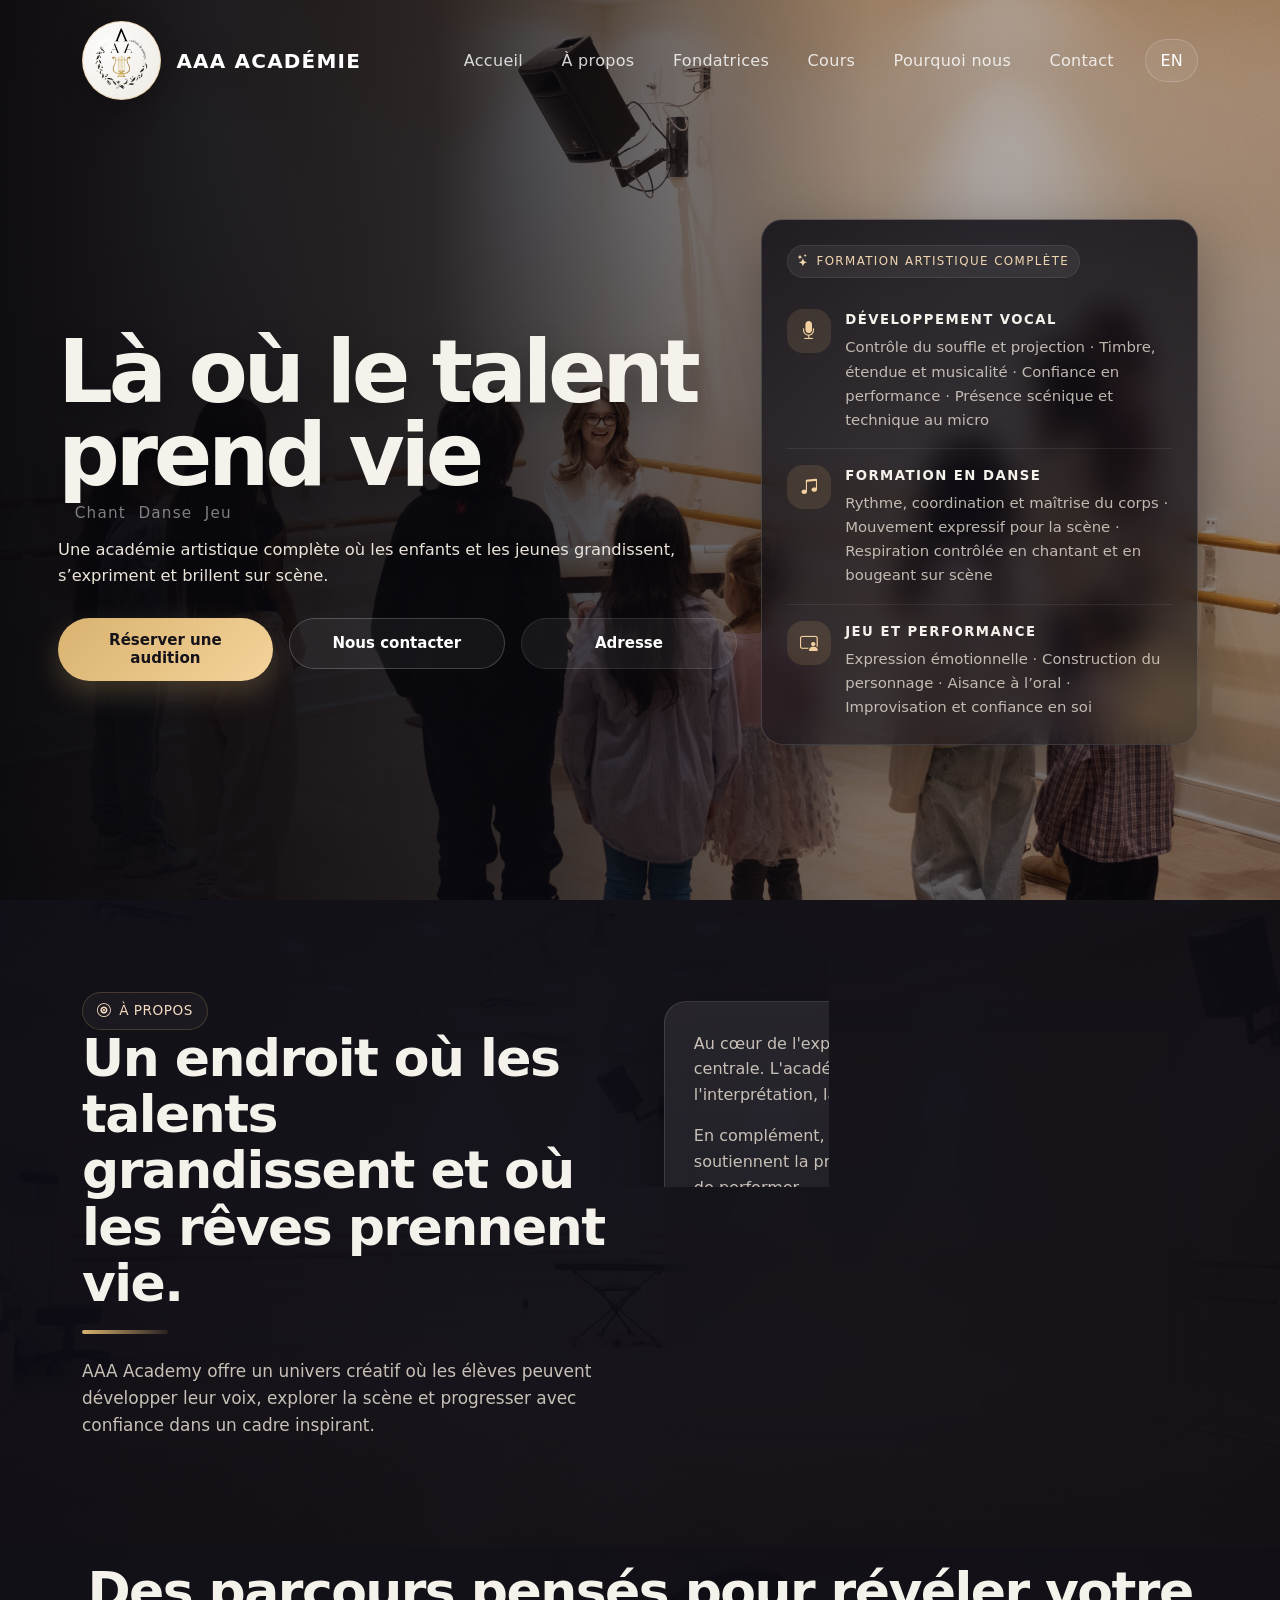
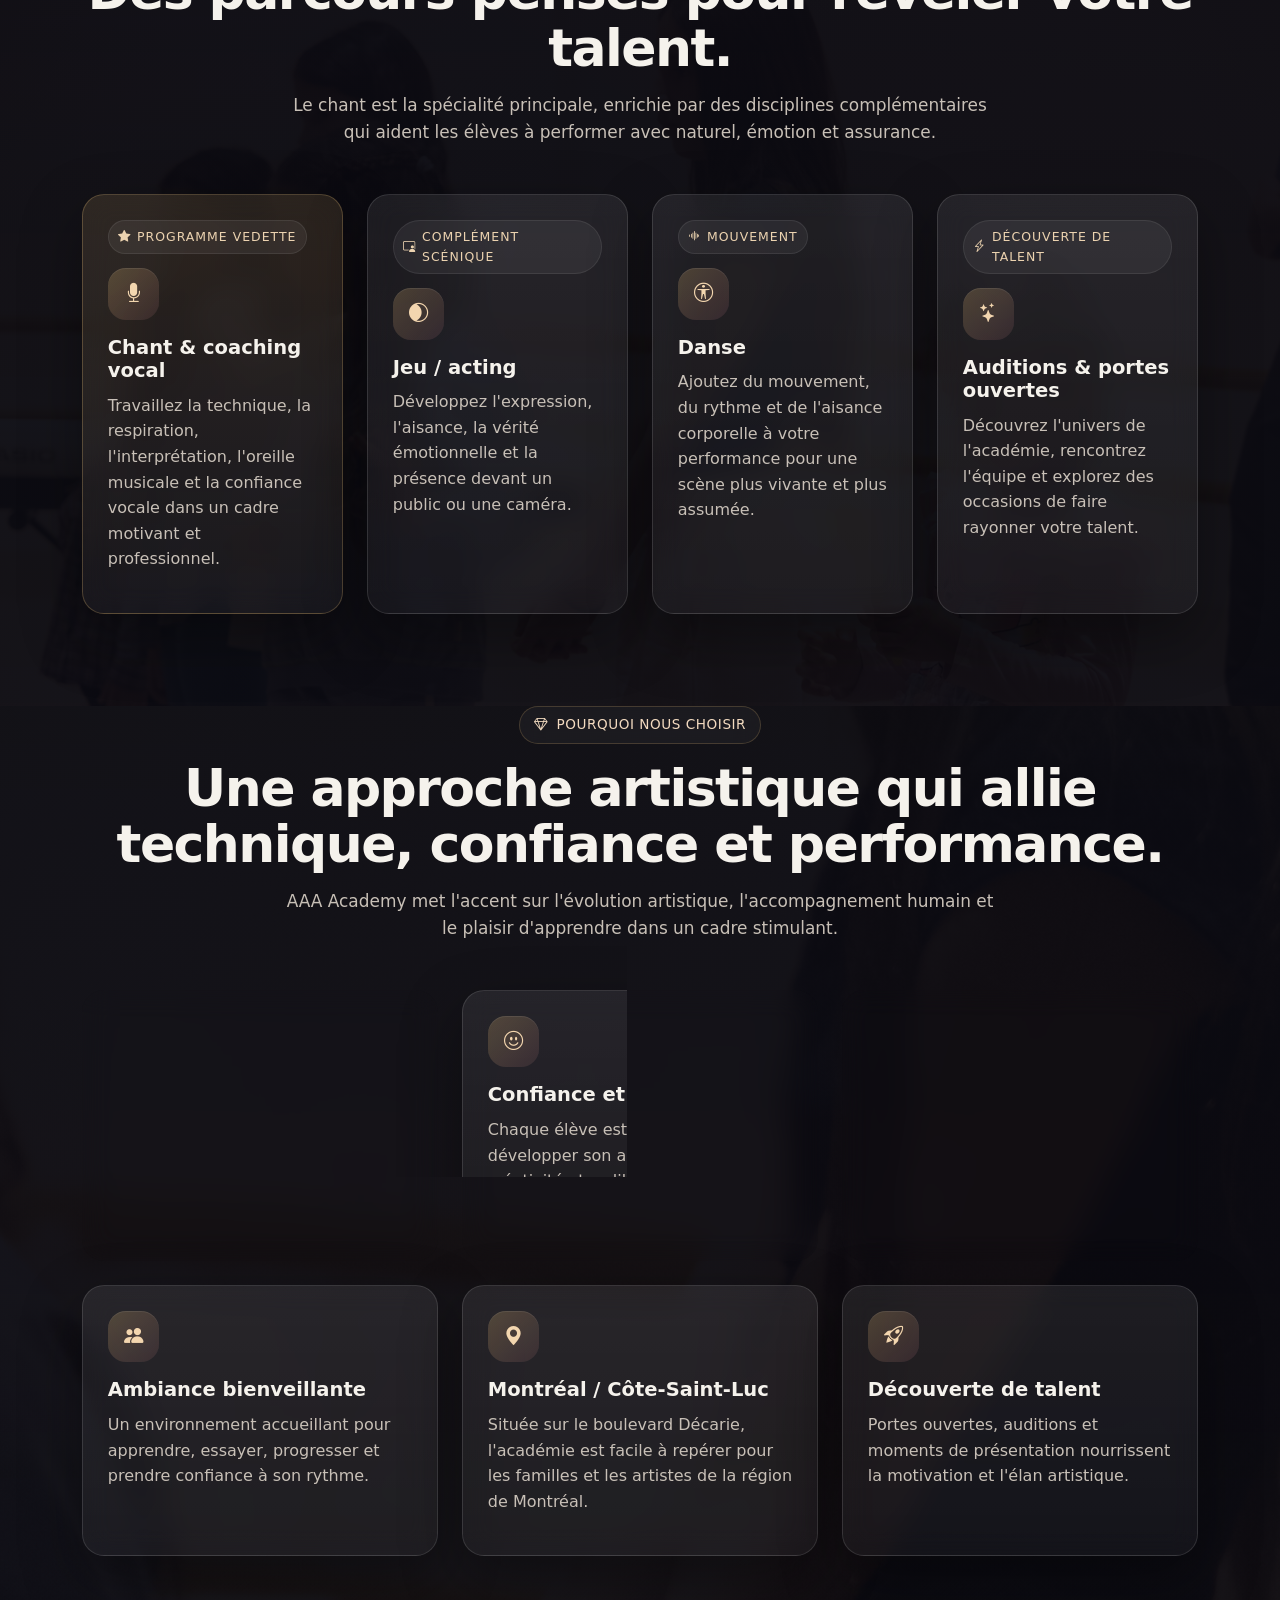
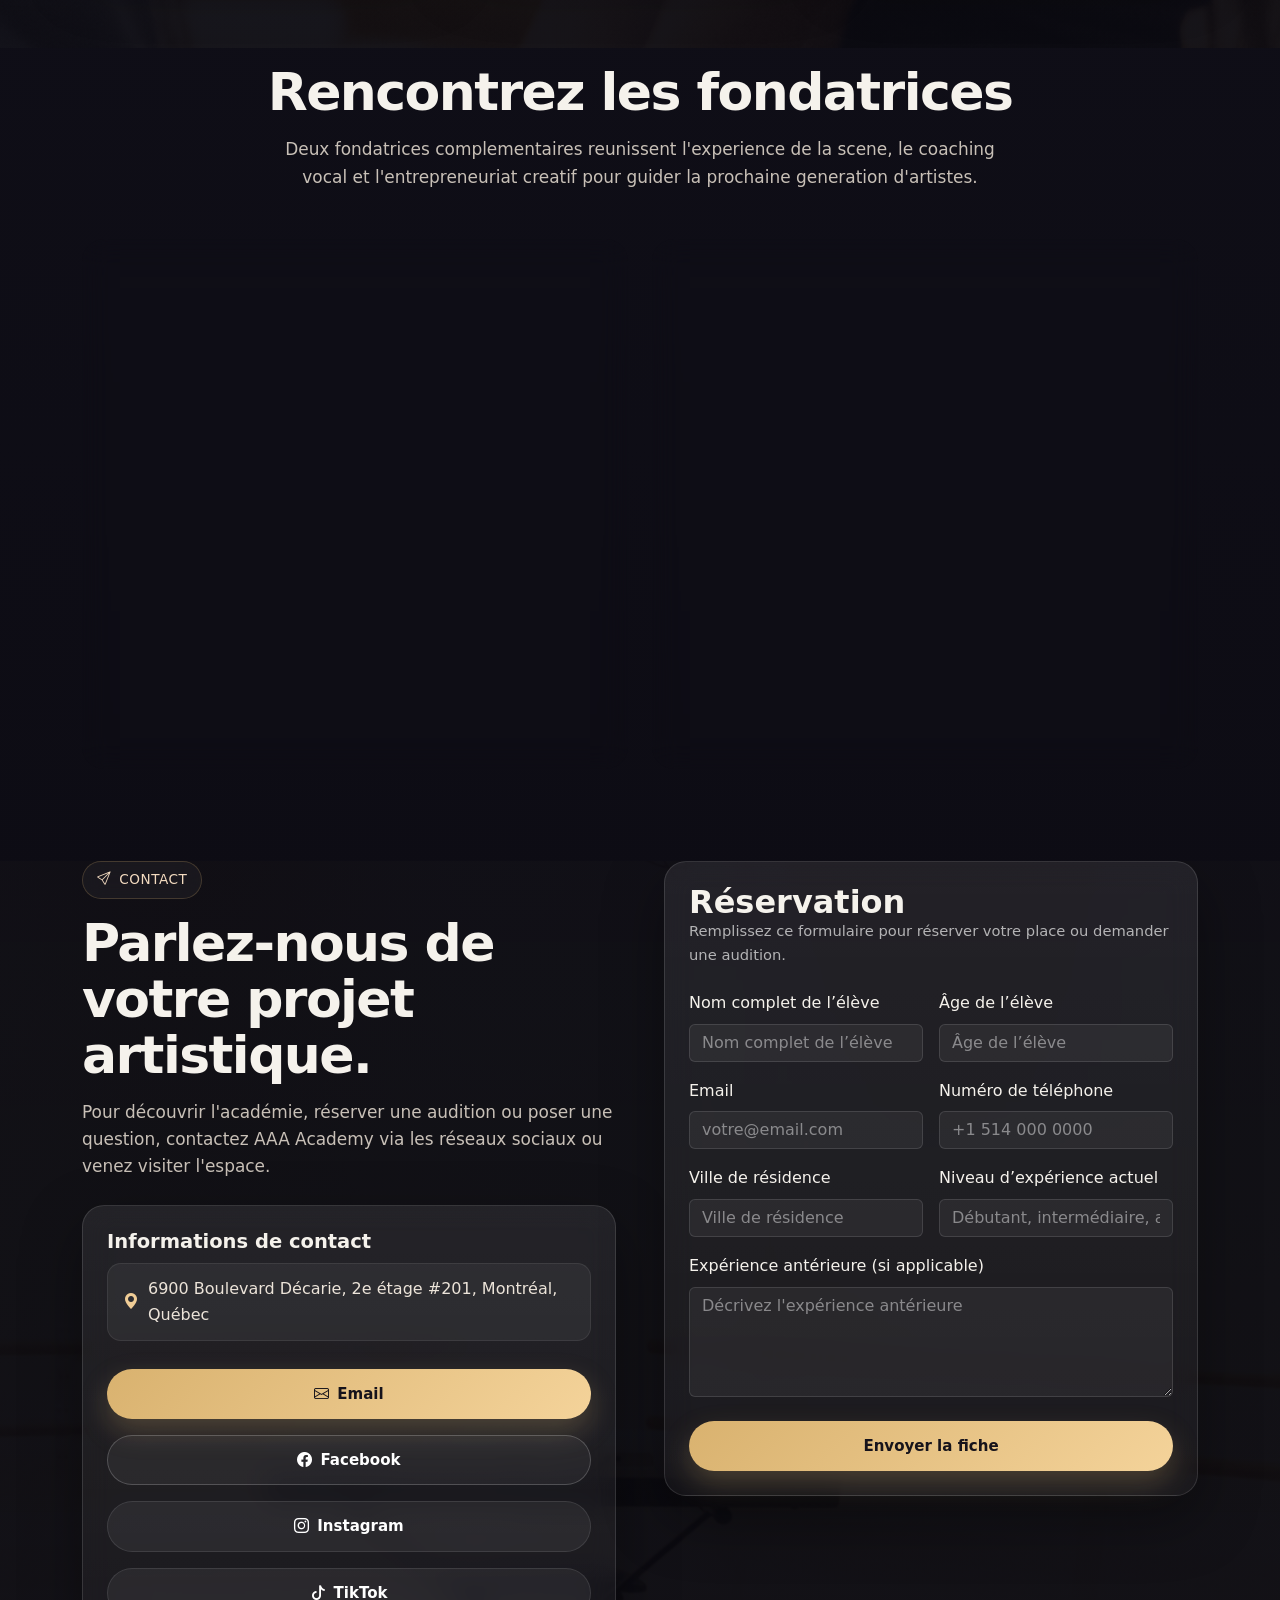
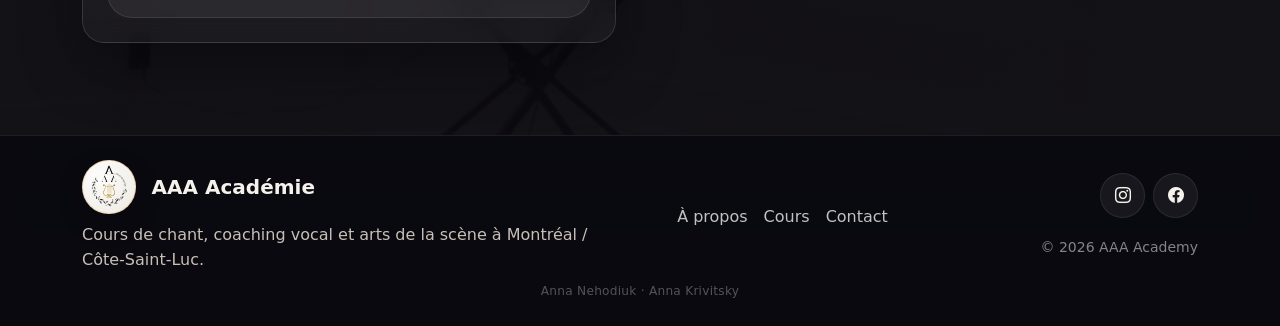
<file: index.html>
<!DOCTYPE html>
<html lang="fr">
<head>
  <meta charset="UTF-8" />
  <meta name="viewport" content="width=device-width, initial-scale=1" />
  <title>AAA Academy | Cours de chant à Montréal | Singing Classes &amp; Performing Arts</title>
  <meta name="description" content="AAA Academy à Montréal / Côte-Saint-Luc propose des cours de chant, du coaching vocal et des programmes d'arts de la scène avec chant, jeu et danse. AAA Academy in Montreal offers singing classes, vocal coaching, and performing arts training." />
  <meta name="keywords" content="cours de chant Montréal, école de chant Montréal, coaching vocal Montréal, académie de chant Montréal, singing classes Montreal, vocal coaching Montreal, singing school Montreal, performing arts school Montreal, acting and singing classes Montreal, music academy Montreal" />
  <meta name="robots" content="index, follow" />
  <meta name="author" content="AAA Academy" />
  <meta name="theme-color" content="#0e0d14" />

  <link rel="canonical" href="https://aaaacademy.ca/" />

  <!-- Hreflang: site is bilingual FR / EN, default FR (Quebec) -->
  <link rel="alternate" hreflang="fr-CA" href="https://aaaacademy.ca/" />
  <link rel="alternate" hreflang="en-CA" href="https://aaaacademy.ca/" />
  <link rel="alternate" hreflang="x-default" href="https://aaaacademy.ca/" />

  <!-- Geo (local SEO: Montréal / Côte-Saint-Luc) -->
  <meta name="geo.region" content="CA-QC" />
  <meta name="geo.placename" content="Montréal" />
  <meta name="geo.position" content="45.4719;-73.6443" />
  <meta name="ICBM" content="45.4719, -73.6443" />

  <!-- Open Graph / Twitter -->
  <meta property="og:type" content="website" />
  <meta property="og:title" content="AAA Academy | Cours de chant à Montréal | Singing Classes &amp; Performing Arts" />
  <meta property="og:description" content="Cours de chant, coaching vocal et arts de la scène à Montréal / Côte-Saint-Luc. Singing classes, vocal coaching, and performing arts training in Montreal." />
  <meta property="og:url" content="https://aaaacademy.ca/" />
  <meta property="og:site_name" content="AAA Academy" />
  <meta property="og:locale" content="fr_CA" />
  <meta property="og:locale:alternate" content="en_CA" />
  <meta property="og:image" content="https://aaaacademy.ca/assets/img/og-cover.jpg" />
  <meta property="og:image:width" content="1200" />
  <meta property="og:image:height" content="630" />
  <meta name="twitter:card" content="summary_large_image" />
  <meta name="twitter:title" content="AAA Academy | Singing Classes &amp; Performing Arts" />
  <meta name="twitter:description" content="Cours de chant à Montréal. Singing classes and performing arts in Montreal." />
  <meta name="twitter:image" content="https://aaaacademy.ca/assets/img/og-cover.jpg" />

  <!-- Favicons -->
  <link rel="icon" type="image/svg+xml" href="assets/icons/favicon.svg" />
  <link rel="apple-touch-icon" href="assets/icons/favicon.svg" />

  <!-- Preconnect + Bootstrap (CDN) -->
  <link rel="preconnect" href="https://cdn.jsdelivr.net" crossorigin />
  <link href="https://cdn.jsdelivr.net/npm/bootstrap@5.3.3/dist/css/bootstrap.min.css" rel="stylesheet" />
  <link href="https://cdn.jsdelivr.net/npm/bootstrap-icons@1.11.3/font/bootstrap-icons.css" rel="stylesheet" />

  <!-- Site styles -->
  <link rel="stylesheet" href="assets/css/styles.css" />

  <!-- Preload hero -->
  <link rel="preload" as="image" href="assets/img/hero.jpg" fetchpriority="high" />

  <!-- Structured data: organization, school, founders -->
  <script type="application/ld+json">
  {
    "@context": "https://schema.org",
    "@type": ["EducationalOrganization", "PerformingArtsTheater"],
    "@id": "https://aaaacademy.ca/#organization",
    "name": "AAA Academy",
    "alternateName": ["AAA Académie", "AAA Académie de musique"],
    "description": "Cours de chant, coaching vocal et arts de la scène (chant, jeu, danse) à Montréal / Côte-Saint-Luc. Singing classes, vocal coaching, and performing arts training in Montreal.",
    "url": "https://aaaacademy.ca/",
    "logo": "https://aaaacademy.ca/assets/icons/favicon.svg",
    "image": "https://aaaacademy.ca/assets/img/og-cover.jpg",
    "email": "aaacademy2025@hotmail.com",
    "inLanguage": ["fr-CA", "en-CA"],
    "knowsLanguage": ["fr", "en", "uk", "ru"],
    "address": {
      "@type": "PostalAddress",
      "streetAddress": "6900 Boulevard Décarie, 2e étage",
      "addressLocality": "Montréal",
      "addressRegion": "QC",
      "postalCode": "H3X 2T8",
      "addressCountry": "CA"
    },
    "geo": {
      "@type": "GeoCoordinates",
      "latitude": 45.4719,
      "longitude": -73.6443
    },
    "areaServed": [
      { "@type": "City", "name": "Montréal" },
      { "@type": "City", "name": "Côte-Saint-Luc" },
      { "@type": "AdministrativeArea", "name": "Greater Montreal" }
    ],
    "founder": [
      {
        "@type": "Person",
        "name": "Anna Krivitsky",
        "jobTitle": "Co-founder",
        "image": "https://aaaacademy.ca/assets/img/founder-anna-krivitsky.jpg",
        "sameAs": "https://www.linkedin.com/in/anna-krivitsky-4a0407157/"
      },
      {
        "@type": "Person",
        "name": "Anna Nehodiuk",
        "alternateName": "NEGODA",
        "jobTitle": "Co-founder, Vocal Coach",
        "image": "https://aaaacademy.ca/assets/img/founder-negoda.jpg",
        "sameAs": "https://www.linkedin.com/in/anna-nehodiuk-99154222a/"
      }
    ],
    "sameAs": [
      "https://www.instagram.com/aaa_academie",
      "https://www.facebook.com/share/1DHLQGUkPt/",
      "https://www.tiktok.com/@aaa_academie"
    ]
  }
  </script>

  <!-- Structured data: WebSite (helps Google show sitelinks) -->
  <script type="application/ld+json">
  {
    "@context": "https://schema.org",
    "@type": "WebSite",
    "@id": "https://aaaacademy.ca/#website",
    "url": "https://aaaacademy.ca/",
    "name": "AAA Academy",
    "inLanguage": ["fr-CA", "en-CA"],
    "publisher": { "@id": "https://aaaacademy.ca/#organization" }
  }
  </script>
</head>
<body>
  <nav id="mainNav" class="navbar navbar-expand-lg fixed-top" aria-label="Navigation principale">
    <div class="container">
      <a class="navbar-brand d-flex align-items-center" href="#home" aria-label="AAA Academy home">
        <span class="brand-mark"><img src="assets/icons/logo.svg" alt="AAA Academy logo" /></span>
        <span data-i18n="brand_name">AAA Académie</span>
      </a>
      <button class="navbar-toggler border-0 shadow-none text-white" type="button" data-bs-toggle="collapse" data-bs-target="#navbarMenu" aria-controls="navbarMenu" aria-expanded="false" aria-label="Toggle navigation">
        <i class="bi bi-list fs-2"></i>
      </button>
      <div class="collapse navbar-collapse" id="navbarMenu">
        <ul class="navbar-nav ms-auto align-items-lg-center gap-lg-2 mb-3 mb-lg-0">
          <li class="nav-item"><a class="nav-link" href="#home" data-i18n="nav_home">Accueil</a></li>
          <li class="nav-item"><a class="nav-link" href="#about" data-i18n="nav_about">À propos</a></li>
          <li class="nav-item"><a class="nav-link" href="#founders" data-i18n="nav_founders">Founders</a></li>
          <li class="nav-item"><a class="nav-link" href="#programs" data-i18n="nav_programs">Cours</a></li>
          <li class="nav-item"><a class="nav-link" href="#why-us" data-i18n="nav_why">Pourquoi nous</a></li>
          <li class="nav-item"><a class="nav-link" href="#contact" data-i18n="nav_contact">Contact</a></li>
        </ul>
        <button id="langToggle" class="lang-toggle ms-lg-3" type="button" aria-label="Switch language">
          <span data-i18n="lang_button">EN</span>
        </button>
      </div>
    </div>
  </nav>

  <header id="home" class="hero">
    <div class="hero-media" aria-hidden="true">
      <img fetchpriority="high" decoding="async" src="assets/img/hero.jpg" alt="AAA Academy — performance" width="2400" height="1600" />
    </div>
    <div class="hero-overlay" aria-hidden="true"></div>
    <div class="container position-relative">
      <div class="row align-items-center g-4 g-xl-5">
        <div class="col-lg-7 hero-copy fade-up">
          <h1 data-i18n="hero_title">Where talent comes to life</h1>
          <div class="hero-subskills" data-i18n="hero_subskills">Singing Dancing Acting</div>
          <p class="lead" data-i18n="hero_text">
            Triple Threat Academy: A creative space where children and young adults grow, express themselves and shine on stage.
          </p>
          <div class="d-flex flex-column flex-sm-row gap-3 align-items-stretch align-items-sm-start">
            <a href="#contactForm" class="btn btn-brand" data-i18n="hero_cta_primary">Réserver une audition</a>
            <a href="#contact-info" class="btn btn-outline-brand hero-cta-secondary" data-i18n="hero_cta_secondary">Nous contacter</a>
            <a href="https://www.google.com/maps/search/?api=1&query=6900%20Boulevard%20D%C3%A9carie%2C%202e%20%C3%A9tage%20%23201%2C%20Montr%C3%A9al%2C%20Qu%C3%A9bec" target="_blank" rel="noopener noreferrer" class="btn btn-soft" data-i18n="hero_cta_location">Location</a>
          </div>
        </div>
        <div class="col-lg-5 fade-up">
          <div class="hero-card">
            <div class="mini-label"><i class="bi bi-stars"></i><span data-i18n="hero_panel_label">Triple Threat Training</span></div>
            <div class="hero-stat">
              <div class="hero-stat-icon"><i class="bi bi-mic-fill"></i></div>
              <div>
                <div class="hero-stat-title" data-i18n="hero_panel_title_1">VOCAL DEVELOPMENT</div>
                <p class="hero-stat-text" data-i18n="hero_panel_text_1">Breath control &amp; projection · Tone, range, and musicality · Performance confidence · Stage presence &amp; mic technique</p>
              </div>
            </div>
            <div class="hero-stat">
              <div class="hero-stat-icon"><i class="bi bi-music-note-beamed"></i></div>
              <div>
                <div class="hero-stat-title" data-i18n="hero_panel_title_2">DANCE TRAINING</div>
                <p class="hero-stat-text" data-i18n="hero_panel_text_2">Rhythm, coordination, and body control · Expressive movement for performance · Controlled breathing while singing and moving on stage</p>
              </div>
            </div>
            <div class="hero-stat">
              <div class="hero-stat-icon"><i class="bi bi-person-video3"></i></div>
              <div>
                <div class="hero-stat-title" data-i18n="hero_panel_title_3">ACTING &amp; PERFORMANCE</div>
                <p class="hero-stat-text" data-i18n="hero_panel_text_3">Emotional expression · Character development · Public speaking skills · Improvisation &amp; confidence building</p>
              </div>
            </div>
          </div>
        </div>
      </div>
    </div>
  </header>

  <main>
    <section id="about" class="section-padding photo-section about-photo-section">
      <div class="container">
        <div class="row align-items-center g-4 g-xl-5">
          <div class="col-lg-6 fade-up">
            <span class="section-tag"><i class="bi bi-vinyl"></i><span data-i18n="about_tag">À propos</span></span>
            <h2 class="section-title" data-i18n="about_title">Un endroit où les talents grandissent et où les rêves prennent vie.</h2>
            <div class="glow-line"></div>
            <p class="section-subtitle" data-i18n="about_subtitle">
              AAA Academy offre un univers créatif où les élèves peuvent développer leur voix, explorer la scène et progresser avec confiance dans un cadre inspirant.
            </p>
          </div>
          <div class="col-lg-6 fade-up">
            <div class="glass-card about-panel">
              <p data-i18n="about_p1">
                Au cœur de l'expérience, le chant occupe une place centrale. L'académie met l'accent sur le coaching vocal, l'interprétation, la musicalité et l'expression personnelle.
              </p>
              <p data-i18n="about_p2">
                En complément, des disciplines comme le jeu et la danse soutiennent la présence scénique, la confiance et le plaisir de performer.
              </p>
              <p class="mb-0" data-i18n="about_p3">
                Que vous débutiez ou que vous souhaitiez développer votre potentiel artistique, AAA Academy vous accueille dans une atmosphère chaleureuse, ambitieuse et créative.
              </p>
              <ul class="feature-list">
                <li><i class="bi bi-check-circle-fill"></i><span data-i18n="about_list_1">Développement de la voix et de la technique vocale</span></li>
                <li><i class="bi bi-check-circle-fill"></i><span data-i18n="about_list_2">Expression, confiance et présence sur scène</span></li>
                <li><i class="bi bi-check-circle-fill"></i><span data-i18n="about_list_3">Environnement artistique inspirant à Montréal</span></li>
              </ul>
            </div>
          </div>
        </div>
      </div>
    </section>

    <section id="programs" class="section-padding pt-0 photo-section programs-photo-section">
      <div class="container">
        <div class="text-center fade-up mb-5">
          <h2 class="section-title mt-3" data-i18n="programs_title">Des parcours pensés pour révéler votre talent.</h2>
          <p class="section-subtitle mx-auto" data-i18n="programs_subtitle">
            Le chant est la spécialité principale, enrichie par des disciplines complémentaires qui aident les élèves à performer avec naturel, émotion et assurance.
          </p>
        </div>
        <div class="row g-4">
          <div class="col-md-6 col-xl-3 fade-up">
            <article class="program-card featured-program">
              <div class="program-tag"><i class="bi bi-star-fill"></i><span data-i18n="program_singing_tag">Programme vedette</span></div>
              <div class="icon-box"><i class="bi bi-mic-fill"></i></div>
              <h3 data-i18n="program_singing_title">Chant & coaching vocal</h3>
              <p data-i18n="program_singing_text">Travaillez la technique, la respiration, l'interprétation, l'oreille musicale et la confiance vocale dans un cadre motivant et professionnel.</p>
            </article>
          </div>
          <div class="col-md-6 col-xl-3 fade-up">
            <article class="program-card">
              <div class="program-tag"><i class="bi bi-person-video3"></i><span data-i18n="program_acting_tag">Complément scénique</span></div>
              <div class="icon-box"><i class="bi bi-mask"></i></div>
              <h3 data-i18n="program_acting_title">Jeu / acting</h3>
              <p data-i18n="program_acting_text">Développez l'expression, l'aisance, la vérité émotionnelle et la présence devant un public ou une caméra.</p>
            </article>
          </div>
          <div class="col-md-6 col-xl-3 fade-up">
            <article class="program-card">
              <div class="program-tag"><i class="bi bi-soundwave"></i><span data-i18n="program_dance_tag">Mouvement</span></div>
              <div class="icon-box"><i class="bi bi-universal-access-circle"></i></div>
              <h3 data-i18n="program_dance_title">Danse</h3>
              <p data-i18n="program_dance_text">Ajoutez du mouvement, du rythme et de l'aisance corporelle à votre performance pour une scène plus vivante et plus assumée.</p>
            </article>
          </div>
          <div class="col-md-6 col-xl-3 fade-up">
            <article class="program-card">
              <div class="program-tag"><i class="bi bi-lightning-charge"></i><span data-i18n="program_auditions_tag">Découverte de talent</span></div>
              <div class="icon-box"><i class="bi bi-stars"></i></div>
              <h3 data-i18n="program_auditions_title">Auditions & portes ouvertes</h3>
              <p data-i18n="program_auditions_text">Découvrez l'univers de l'académie, rencontrez l'équipe et explorez des occasions de faire rayonner votre talent.</p>
            </article>
          </div>
        </div>
      </div>
    </section>

    <section id="why-us" class="section-padding pt-0 photo-section why-photo-section">
      <div class="container">
        <div class="text-center fade-up mb-5">
          <span class="section-tag"><i class="bi bi-gem"></i><span data-i18n="why_tag">Pourquoi nous choisir</span></span>
          <h2 class="section-title mt-3" data-i18n="why_title">Une approche artistique qui allie technique, confiance et performance.</h2>
          <p class="section-subtitle mx-auto" data-i18n="why_subtitle">
            AAA Academy met l'accent sur l'évolution artistique, l'accompagnement humain et le plaisir d'apprendre dans un cadre stimulant.
          </p>
        </div>
        <div class="row g-4">
          <div class="col-md-6 col-xl-4 fade-up">
            <div class="benefit-card">
              <div class="icon-box"><i class="bi bi-music-note"></i></div>
              <h3 data-i18n="benefit_1_title">Coaching vocal inspirant</h3>
              <p data-i18n="benefit_1_text">Le chant reste au centre de l'académie avec une attention portée à la voix, à l'interprétation et à l'expression musicale.</p>
            </div>
          </div>
          <div class="col-md-6 col-xl-4 fade-up">
            <div class="benefit-card">
              <div class="icon-box"><i class="bi bi-emoji-smile"></i></div>
              <h3 data-i18n="benefit_2_title">Confiance et expression</h3>
              <p data-i18n="benefit_2_text">Chaque élève est encouragé à développer son assurance, sa créativité et sa liberté sur scène.</p>
            </div>
          </div>
          <div class="col-md-6 col-xl-4 fade-up">
            <div class="benefit-card">
              <div class="icon-box"><i class="bi bi-broadcast-pin"></i></div>
              <h3 data-i18n="benefit_3_title">Formation orientée performance</h3>
              <p data-i18n="benefit_3_text">L'académie valorise la présence scénique, l'émotion et la capacité à connecter avec un public.</p>
            </div>
          </div>
          <div class="col-md-6 col-xl-4 fade-up">
            <div class="benefit-card">
              <div class="icon-box"><i class="bi bi-people-fill"></i></div>
              <h3 data-i18n="benefit_4_title">Ambiance bienveillante</h3>
              <p data-i18n="benefit_4_text">Un environnement accueillant pour apprendre, essayer, progresser et prendre confiance à son rythme.</p>
            </div>
          </div>
          <div class="col-md-6 col-xl-4 fade-up">
            <div class="benefit-card">
              <div class="icon-box"><i class="bi bi-geo-alt-fill"></i></div>
              <h3 data-i18n="benefit_5_title">Montréal / Côte-Saint-Luc</h3>
              <p data-i18n="benefit_5_text">Située sur le boulevard Décarie, l'académie est facile à repérer pour les familles et les artistes de la région de Montréal.</p>
            </div>
          </div>
          <div class="col-md-6 col-xl-4 fade-up">
            <div class="benefit-card">
              <div class="icon-box"><i class="bi bi-rocket-takeoff"></i></div>
              <h3 data-i18n="benefit_6_title">Découverte de talent</h3>
              <p data-i18n="benefit_6_text">Portes ouvertes, auditions et moments de présentation nourrissent la motivation et l'élan artistique.</p>
            </div>
          </div>
        </div>
      </div>
    </section>


    <section id="founders" class="section-padding pt-0">
  <div class="container">
    <div class="text-center fade-up mb-5">
      <h2 class="section-title mt-3" data-i18n="founders_title">Meet the founders</h2>
      <p class="section-subtitle mx-auto" data-i18n="founders_subtitle">
        The vision behind AAA Academy is rooted in passion, artistry, and a commitment to helping young performers grow with confidence.
      </p>
    </div>
    <div class="row g-4">
      <div class="col-lg-6 fade-up">
        <article class="program-card founder-card h-100">
          <div class="founder-card-media">
            <img class="founder-card-image anna" src="assets/img/founder-anna-krivitsky.jpg" alt="Anna Krivitsky" />
          </div>
          <div class="founder-card-body">
            <div class="mini-label"><i class="bi bi-person-heart"></i><span data-i18n="founder_label_1">Founder</span></div>
            <h3 class="founder-card-name" data-i18n="founder_card_1_title">Anna Krivitsky</h3>
            <p data-i18n="founder_card_1_text">
              Anna Krivitsky is a Montreal-based entrepreneur and performer with over 35 years of stage experience. She has won creative competitions in Israel and Canada, performed for more than 10 years with Blesk Theatre, co-founded Blesk Kids Academy, and built a successful career in entertainment and premium event production.
            </p>
          </div>
        </article>
      </div>
      <div class="col-lg-6 fade-up">
        <article class="program-card founder-card h-100">
          <div class="founder-card-media">
            <img class="founder-card-image negoda" src="assets/img/founder-negoda.jpg" alt="NEGODA" />
          </div>
          <div class="founder-card-body">
            <div class="mini-label"><i class="bi bi-mic-fill"></i><span data-i18n="founder_label_2">Founder</span></div>
            <h3 class="founder-card-name" data-i18n="founder_card_2_title">Anna Nehodiuk (stage name: NEGODA)</h3>
            <p data-i18n="founder_card_2_text">
              NEGODA is a singer, songwriter, and vocal coach with over 20 years of stage experience and 7+ years of teaching. An award-winning performer and music graduate, she has built a successful career in both performance and mentorship, later founding Negoda Voice Studio in Montreal.
            </p>
          </div>
        </article>
      </div>
    </div>
  </div>
</section>

    <section id="contact" class="section-padding pt-0 photo-section contact-photo-section">
  <div class="container">
    <div class="row g-4 g-xl-5 align-items-start">
      <div class="col-lg-6 fade-up" id="contact-info">
        <span class="section-tag"><i class="bi bi-send"></i><span data-i18n="contact_tag">Contact</span></span>
        <h2 class="section-title mt-3" data-i18n="contact_title">Parlez-nous de votre projet artistique.</h2>
        <p class="section-subtitle" data-i18n="contact_subtitle">
          Pour découvrir l'académie, réserver une audition ou poser une question, contactez AAA Academy via les réseaux sociaux ou venez visiter l'espace.
        </p>
        <div class="contact-card mt-4">
          <h3 data-i18n="contact_visit_title">Contact information</h3>
          <div class="contact-chip">
            <i class="bi bi-geo-alt-fill"></i>
            <span data-i18n="contact_address">6900 Boulevard Décarie, 2e étage, Montréal, Québec</span>
          </div>
          <div class="d-flex flex-wrap gap-3 mt-3">
            <a class="btn btn-brand" href="mailto:aaacademy2025@hotmail.com">
              <i class="bi bi-envelope me-2"></i><span data-i18n="contact_btn_email">Email</span>
            </a>
            <a class="btn btn-outline-brand" href="https://www.facebook.com/share/1DHLQGUkPt/?mibextid=wwXIfr" target="_blank" rel="noopener noreferrer">
              <i class="bi bi-facebook me-2"></i><span data-i18n="contact_btn_facebook">Facebook</span>
            </a>
            <a class="btn btn-soft" href="https://www.instagram.com/aaa_academie?igsh=djdvdnNxazNwMGhu" target="_blank" rel="noopener noreferrer">
              <i class="bi bi-instagram me-2"></i><span data-i18n="contact_btn_instagram">Instagram</span>
            </a>
            <a class="btn btn-soft" href="https://www.tiktok.com/@aaa_academie?_r=1&_t=ZS-95hjAsMGQQq" target="_blank" rel="noopener noreferrer">
              <i class="bi bi-tiktok me-2"></i><span data-i18n="contact_btn_tiktok">TikTok</span>
            </a>
          </div>
        </div>
      </div>
      <div class="col-lg-6 fade-up" id="contact-form">
        <div class="glass-card contact-form-wrap h-100">
  <h3 class="contact-form-title-side" data-i18n="form_title">Reservation</h3>
  <p class="micro-note mb-4" data-i18n="form_text">Remplissez cette fiche pour reserver votre place ou demander une audition.</p>
  <form id="contactForm" action="https://formsubmit.co/aaacademy2025@hotmail.com" method="POST">
            <input type="hidden" name="_subject" value="Nouvelle demande - AAA Academy" />
            <input type="hidden" name="_captcha" value="false" />
            <input type="hidden" name="_template" value="table" />
            <input type="hidden" name="_next" value="https://aaaacademy.ca/thanks.html" />
            <div class="row g-3">
              <div class="col-md-6">
                <label class="form-label" for="studentFullName" data-i18n="form_student_name">Nom complet du étudiant</label>
                <input type="text" id="studentFullName" name="Nom complet du étudiant" class="form-control" placeholder="Nom complet du étudiant" data-i18n-placeholder="form_student_name_placeholder" required />
              </div>
              <div class="col-md-6">
                <label class="form-label" for="studentAge" data-i18n="form_student_age">Âge du étudiant(e)</label>
                <input type="text" id="studentAge" name="Âge du étudiant(e)" class="form-control" placeholder="Âge du étudiant(e)" data-i18n-placeholder="form_student_age_placeholder" required />
              </div>
              <div class="col-md-6">
                <label class="form-label" for="email" data-i18n="form_email">Email</label>
                <input type="email" id="email" name="Email" class="form-control" placeholder="votre@email.com" data-i18n-placeholder="form_email_placeholder" required />
              </div>
              <div class="col-md-6">
                <label class="form-label" for="phone" data-i18n="form_phone">Phone number</label>
                <input type="tel" id="phone" name="Phone number" class="form-control" placeholder="+1 514 000 0000" data-i18n-placeholder="form_phone_placeholder" required />
              </div>
              <div class="col-md-6">
                <label class="form-label" for="city" data-i18n="form_city">Ville de résidence</label>
                <input type="text" id="city" name="Ville de résidence" class="form-control" placeholder="Ville de résidence" data-i18n-placeholder="form_city_placeholder" required />
              </div>
              <div class="col-md-6">
                <label class="form-label" for="level" data-i18n="form_level">Niveau d'experiance actuel</label>
                <input type="text" id="level" name="Niveau d'experiance actuel" class="form-control" placeholder="Débutant, intermédiaire, avancé..." data-i18n-placeholder="form_level_placeholder" required />
              </div>
              <div class="col-12">
                <label class="form-label" for="experience" data-i18n="form_experience">Expérience antérieure (si applicable)</label>
                <textarea id="experience" name="Expérience antérieure (si applicable)" class="form-control" rows="4" placeholder="Décrivez l'expérience antérieure" data-i18n-placeholder="form_experience_placeholder"></textarea>
              </div>
            </div>
            <div class="mt-4">
              <button type="submit" class="btn btn-brand" data-i18n="form_submit">Envoyer la fiche</button>
            </div>
          </form>
        </div>
      </div>
    </div>
  </div>
</section>
  </main>

  <footer class="footer py-4" id="page-bottom">
    <div class="container">
      <div class="row g-4 align-items-center">
        <div class="col-lg-6">
          <div class="d-flex align-items-center gap-3 mb-2" style="align-items:center;">
            <span class="brand-mark"><img src="assets/icons/logo.svg" alt="AAA Academy logo" /></span>
            <strong class="fs-5" data-i18n="brand_name">AAA Académie</strong>
          </div>
          <p class="footer-copy mb-0" data-i18n="footer_text">Cours de chant, coaching vocal et arts de la scène à Montréal / Côte-Saint-Luc.</p>
        </div>
        <div class="col-lg-3">
          <div class="d-flex flex-wrap gap-3 justify-content-lg-center">
            <a class="footer-link" href="#about" data-i18n="footer_link_about">À propos</a>
            <a class="footer-link" href="#programs" data-i18n="footer_link_programs">Cours</a>
            <a class="footer-link" href="#contact" data-i18n="footer_link_contact">Contact</a>
          </div>
        </div>
        <div class="col-lg-3 text-lg-end">
          <div class="d-flex justify-content-lg-end gap-2 mb-3">
            <a class="social-icon" href="https://www.instagram.com/aaa_academie?igsh=djdvdnNxazNwMGhu" target="_blank" rel="noopener noreferrer" aria-label="Instagram"><i class="bi bi-instagram"></i></a>
            <a class="social-icon" href="https://www.facebook.com/share/1DHLQGUkPt/?mibextid=wwXIfr" target="_blank" rel="noopener noreferrer" aria-label="Facebook"><i class="bi bi-facebook"></i></a>
          </div>
          <small class="text-white-50">© <span id="year"></span> AAA Academy</small>
        </div>
      </div>
    </div>
    <div class="footer-meta-links" aria-label="Founder LinkedIn links">
      <a href="https://www.linkedin.com/in/anna-nehodiuk-99154222a/" target="_blank" rel="noopener noreferrer">Anna Nehodiuk</a>
      <span> · </span>
      <a href="https://www.linkedin.com/in/anna-krivitsky-4a0407157/" target="_blank" rel="noopener noreferrer">Anna Krivitsky</a>
    </div>
  </footer>

  <!-- Bootstrap JS -->
  <script src="https://cdn.jsdelivr.net/npm/bootstrap@5.3.3/dist/js/bootstrap.bundle.min.js" defer></script>
  <!-- Site scripts -->
  <script src="assets/js/i18n.js" defer></script>
  <script src="assets/js/main.js" defer></script>
</body>
</html>
</file>
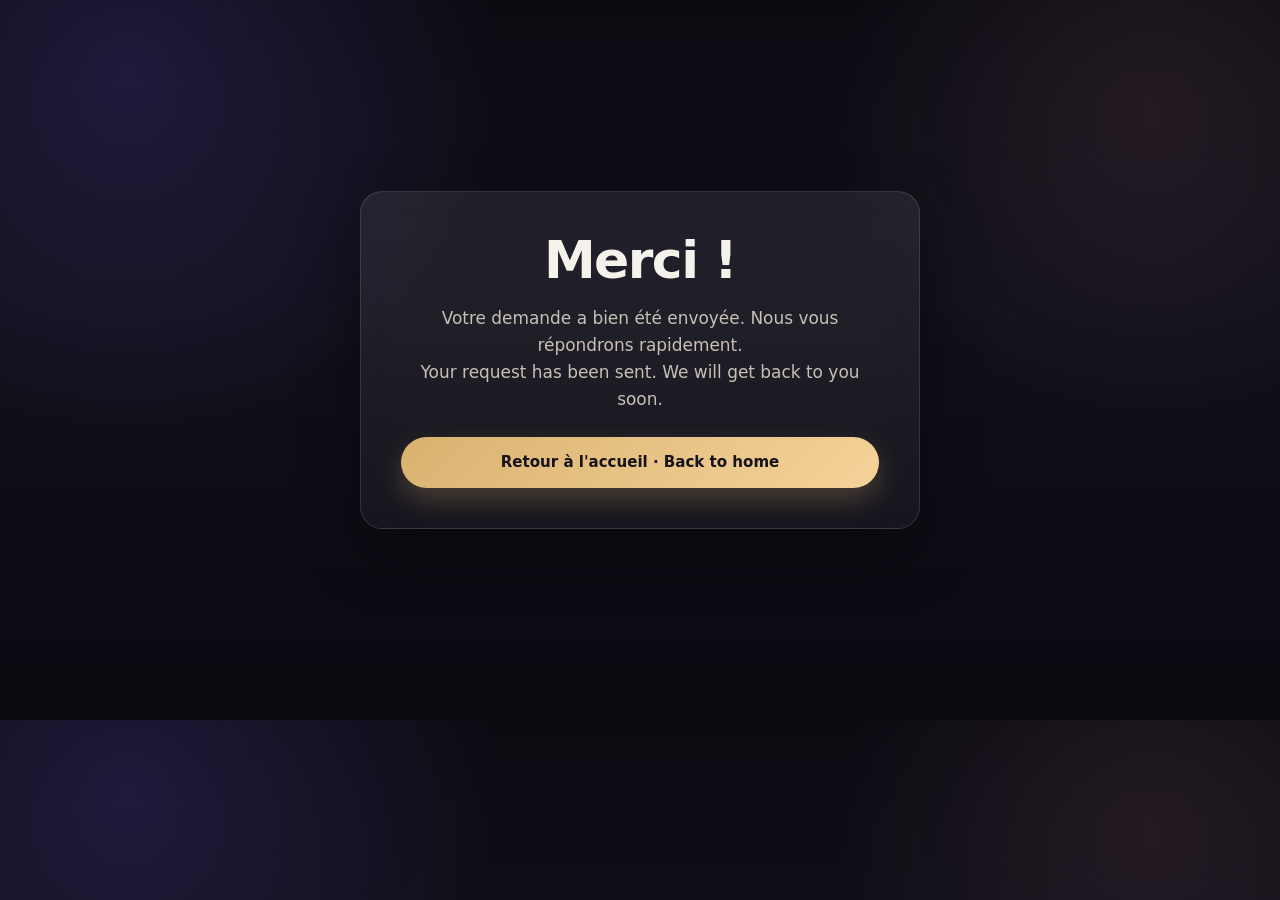
<file: thanks.html>
<!DOCTYPE html>
<html lang="fr">
<head>
  <meta charset="UTF-8" />
  <meta name="viewport" content="width=device-width, initial-scale=1" />
  <title>Merci · AAA Academy</title>
  <meta name="robots" content="noindex" />
  <link rel="icon" type="image/svg+xml" href="assets/icons/favicon.svg" />
  <link href="https://cdn.jsdelivr.net/npm/bootstrap@5.3.3/dist/css/bootstrap.min.css" rel="stylesheet" />
  <link rel="stylesheet" href="assets/css/styles.css" />
</head>
<body>
  <main class="container py-5 text-center" style="min-height: 80vh; display: flex; align-items: center; justify-content: center;">
    <div class="glass-card" style="max-width: 560px; padding: 2.5rem;">
      <h1 class="section-title mb-3">Merci&nbsp;!</h1>
      <p class="section-subtitle mx-auto mb-4">
        Votre demande a bien été envoyée. Nous vous répondrons rapidement.<br/>
        Your request has been sent. We will get back to you soon.
      </p>
      <a class="btn btn-brand" href="/">Retour à l'accueil · Back to home</a>
    </div>
  </main>
</body>
</html>
</file>
<file: assets/css/styles.css>
:root {
      --bg: #0e0d14;
      --bg-soft: #171622;
      --card: rgba(255,255,255,0.06);
      --card-border: rgba(255,255,255,0.12);
      --text: #f5f2ec;
      --muted: #c8c0b7;
      --gold: #d9b26f;
      --gold-soft: rgba(217, 178, 111, 0.16);
      --rose: #a86a7b;
      --purple: #6d5ef0;
      --shadow: 0 22px 60px rgba(0,0,0,0.35);
      --radius-xl: 28px;
      --radius-lg: 22px;
      --radius-md: 16px;
      --transition: all 0.35s ease;
    }

    html {
      scroll-behavior: smooth;
    }

    body {
      background:
        radial-gradient(circle at 10% 10%, rgba(109, 94, 240, 0.18), transparent 28%),
        radial-gradient(circle at 90% 15%, rgba(168, 106, 123, 0.14), transparent 24%),
        linear-gradient(180deg, #0c0b12 0%, #11101a 42%, #0b0a11 100%);
      color: var(--text);
      font-family: Inter, ui-sans-serif, system-ui, -apple-system, BlinkMacSystemFont, "Segoe UI", sans-serif;
      line-height: 1.6;
    }

    ::selection {
      background: rgba(217, 178, 111, 0.3);
      color: #fff;
    }

    a {
      color: inherit;
      text-decoration: none;
    }

    img, svg {
      max-width: 100%;
    }

    .section-padding {
      padding: 92px 0;
    }

    .section-tag {
      display: inline-flex;
      align-items: center;
      gap: 0.5rem;
      padding: 0.45rem 0.85rem;
      border: 1px solid rgba(217, 178, 111, 0.22);
      background: rgba(255,255,255,0.04);
      color: #f3dbc0;
      border-radius: 999px;
      font-size: 0.85rem;
      letter-spacing: 0.04em;
      text-transform: uppercase;
      backdrop-filter: blur(10px);
    }

    .section-title {
      font-size: clamp(2rem, 5vw, 3.25rem);
      font-weight: 800;
      line-height: 1.08;
      letter-spacing: -0.03em;
      margin-bottom: 1rem;
    }

    .section-subtitle {
      max-width: 720px;
      color: var(--muted);
      font-size: 1.06rem;
    }


    .photo-section {
      position: relative;
      overflow: hidden;
      isolation: isolate;
    }

    .photo-section::before {
      content: "";
      position: absolute;
      inset: 0;
      background-position: center;
      background-repeat: no-repeat;
      background-size: cover;
      opacity: 0.2;
      transform: scale(1.03);
      z-index: -2;
    }

    .photo-section::after {
      content: "";
      position: absolute;
      inset: 0;
      background: linear-gradient(180deg, rgba(10, 10, 16, 0.82), rgba(10, 10, 16, 0.72));
      z-index: -1;
    }

    .photo-section > .container {
      position: relative;
      z-index: 1;
    }

    .about-photo-section::before {
      background-image: url('../img/about-bg.jpg');
      background-position: center center;
      opacity: 0.16;
    }

    .why-photo-section::before {
      background-image: url('../img/why-bg.jpg');
      background-position: center 28%;
      opacity: 0.18;
    }


    .programs-photo-section::before {
      background-image: url('../img/programs-bg.jpg');
      background-position: center 34%;
      opacity: 0.16;
    }

    .contact-photo-section::before {
      background-image: url('../img/contact-bg.jpg');
      background-position: center center;
      opacity: 0.14;
    }

    .navbar {
      padding-top: 1rem;
      padding-bottom: 1rem;
      transition: var(--transition);
      background: transparent;
    }

    .navbar.scrolled {
      background: rgba(10, 10, 16, 0.82);
      backdrop-filter: blur(14px);
      box-shadow: 0 12px 30px rgba(0,0,0,0.24);
      padding-top: 0.7rem;
      padding-bottom: 0.7rem;
      border-bottom: 1px solid rgba(255,255,255,0.05);
    }

.navbar-brand {
  font-weight: 800;
  letter-spacing: 0.06em;
  text-transform: uppercase;
  color: #fff !important;
  gap: 0.95rem;
  display: inline-flex;
  align-items: center;
}

.navbar-brand > span:last-child {
  display: inline-flex;
  align-items: center;
  line-height: 1;
}

.brand-mark {
  display: inline-flex;
  align-items: center;
  justify-content: center;
  width: 3.45rem;
  height: 3.45rem;
  padding: 0;
  flex: 0 0 auto;
  border-radius: 50%;
  background: radial-gradient(circle at 30% 30%, rgba(255,255,255,0.99), rgba(248,244,236,0.96));
  border: 1px solid rgba(217, 178, 111, 0.48);
  box-shadow: 0 10px 26px rgba(0,0,0,0.22), inset 0 1px 0 rgba(255,255,255,0.72);
  overflow: hidden;
}

.navbar-brand .brand-mark {
  width: 4.95rem;
  height: 4.95rem;
  padding: 0;
}

.footer .brand-mark {
  width: 3.35rem;
  height: 3.35rem;
  padding: 0;
}

.brand-mark img {
  display: block;
  width: 100%;
  height: 100%;
  object-fit: cover;
  object-position: center center;
  margin: auto;
  /* Compensate for whitespace inside the SVG viewBox so the artwork fills the circle. */
  transform: scale(1.32);
}

.nav-link {
  color: rgba(255,255,255,0.82) !important;
  font-weight: 500;
  font-size: 1rem;
  letter-spacing: 0.02em;
  padding: 0.55rem 0.95rem !important;
  border-radius: 999px;
  transition: color 0.28s ease, transform 0.28s ease, background-color 0.28s ease, text-shadow 0.28s ease;
  transform-origin: center;
}

.nav-link:hover,
.nav-link:focus-visible {
  color: #fff !important;
  background: rgba(255,255,255,0.08);
  transform: translateY(-1px) scale(1.08);
  text-shadow: 0 0 18px rgba(217, 178, 111, 0.28);
}

    .lang-toggle {
      border: 1px solid rgba(255,255,255,0.18);
      background: rgba(255,255,255,0.06);
      color: #fff;
      border-radius: 999px;
      padding: 0.5rem 0.9rem;
      transition: var(--transition);
    }

    .lang-toggle:hover,
    .lang-toggle:focus-visible {
      background: rgba(255,255,255,0.12);
      transform: translateY(-1px);
    }

    .hero {
      position: relative;
      min-height: 100svh;
      display: flex;
      align-items: center;
      overflow: hidden;
      padding-top: 5.25rem;
    }

    .hero-media,
    .hero-overlay {
      position: absolute;
      inset: 0;
      pointer-events: none;
    }

    .hero-media img {
      width: 100%;
      height: 100%;
      object-fit: cover;
      object-position: center 58%;
      display: block;
      filter: saturate(1.03);
    }

    .hero-overlay {
      background:
        linear-gradient(90deg, rgba(7, 7, 12, 0.95) 0%, rgba(8, 8, 14, 0.80) 34%, rgba(8, 8, 14, 0.18) 68%, rgba(8, 8, 14, 0.08) 100%),
        linear-gradient(180deg, rgba(12, 11, 18, 0.16) 0%, rgba(12, 11, 18, 0.48) 100%);
      z-index: 0;
    }

    .hero::before,
    .hero::after {
      content: "";
      position: absolute;
      border-radius: 50%;
      filter: blur(18px);
      opacity: 0.5;
      pointer-events: none;
    }

    .hero::before {
      width: 280px;
      height: 280px;
      top: 11%;
      left: -80px;
      background: radial-gradient(circle, rgba(109, 94, 240, 0.45), transparent 70%);
    }

    .hero::after {
      width: 320px;
      height: 320px;
      right: -120px;
      bottom: 8%;
      background: radial-gradient(circle, rgba(217, 178, 111, 0.35), transparent 68%);
    }

    .hero-card,
    .glass-card,
    .program-card,
    .benefit-card,
    .gallery-card,
    .testimonial-card,
    .contact-card {
      background: linear-gradient(180deg, rgba(255,255,255,0.08), rgba(255,255,255,0.04));
      border: 1px solid var(--card-border);
      border-radius: var(--radius-lg);
      box-shadow: var(--shadow);
      backdrop-filter: blur(14px);
    }

    .hero-copy {
      position: relative;
      z-index: 1;
      padding: 4.4rem 0 1.4rem;
    }

    .eyebrow {
      display: inline-flex;
      align-items: center;
      gap: 0.6rem;
      padding: 0.55rem 0.9rem;
      background: rgba(255,255,255,0.07);
      border: 1px solid rgba(255,255,255,0.1);
      border-radius: 999px;
      color: #f0d6b1;
      font-weight: 600;
      margin-bottom: 1.15rem;
      backdrop-filter: blur(8px);
    }

    .hero h1 {
      font-size: clamp(4.2rem, 9.5vw, 8.4rem);
      line-height: 0.96;
      font-weight: 900;
      letter-spacing: -0.05em;
      margin-bottom: 0.12rem;
      text-shadow: 0 12px 30px rgba(0,0,0,0.28);
    }

.hero-subskills {
  font-family: Inter, ui-sans-serif, system-ui, -apple-system, BlinkMacSystemFont, "Segoe UI", sans-serif;
  font-size: 0.95rem;
  font-weight: 500;
  line-height: 1.1;
  letter-spacing: 0.08em;
  word-spacing: 0.42em;
  color: rgba(255,255,255,0.48);
  margin: 0.46rem 0 1rem;
  padding-left: 1.05rem;
  text-shadow: 0 6px 18px rgba(0,0,0,0.18);
}

    .hero .lead {
      font-size: 1.15rem;
      color: #ece4d9;
      max-width: 680px;
      margin-bottom: 1.8rem;
      text-shadow: 0 8px 22px rgba(0,0,0,0.25);
    }

    .hero-badges {
      display: flex;
      flex-wrap: wrap;
      gap: 0.8rem;
      margin-top: 1.6rem;
    }

    .hero-badge {
      padding: 0.7rem 1rem;
      border-radius: 999px;
      background: rgba(255,255,255,0.06);
      border: 1px solid rgba(255,255,255,0.08);
      color: #e8ded1;
      font-size: 0.95rem;
    }

    .btn-brand,
    .btn-outline-brand,
    .btn-soft {
      display: inline-flex;
      align-items: center;
      justify-content: center;
      min-height: 3.15rem;
      border-radius: 999px;
      padding: 0.82rem 1.35rem;
      font-size: 0.94rem;
      font-weight: 700;
      line-height: 1.2;
      text-align: center;
      transition: var(--transition);
    }

    .btn-brand {
      background: linear-gradient(135deg, var(--gold), #f4d39a);
      color: #16131b;
      border: none;
      box-shadow: 0 12px 28px rgba(217, 178, 111, 0.25);
    }

    .btn-brand:hover,
    .btn-brand:focus-visible {
      transform: translateY(-2px);
      color: #16131b;
      box-shadow: 0 16px 34px rgba(217, 178, 111, 0.35);
    }

    .btn-outline-brand {
      border: 1px solid rgba(255,255,255,0.2);
      color: #fff;
      background: rgba(255,255,255,0.05);
    }

    .btn-outline-brand:hover,
    .btn-outline-brand:focus-visible {
      background: rgba(255,255,255,0.12);
      color: #fff;
      transform: translateY(-2px);
    }

    .btn-soft {
      background: rgba(255,255,255,0.06);
      border: 1px solid rgba(255,255,255,0.1);
      color: #fff;
    }

    .btn-soft:hover,
    .btn-soft:focus-visible {
      background: rgba(255,255,255,0.1);
      color: #fff;
    }

    .hero-cta-secondary {
      width: auto;
      min-width: 13.2rem;
    }

    .hero-card {
      padding: 1.55rem;
      position: relative;
      overflow: hidden;
      background: linear-gradient(180deg, rgba(15, 14, 22, 0.84), rgba(15, 14, 22, 0.58));
      border: 1px solid rgba(255,255,255,0.16);
      margin-left: auto;
      max-width: 470px;
    }

    .hero-card::before {
      content: "";
      position: absolute;
      inset: auto -40px -60px auto;
      width: 180px;
      height: 180px;
      background: radial-gradient(circle, rgba(217, 178, 111, 0.24), transparent 70%);
      border-radius: 50%;
    }

    .hero-stat {
      display: flex;
      align-items: flex-start;
      gap: 0.9rem;
      padding: 1rem 0;
      border-bottom: 1px solid rgba(255,255,255,0.08);
      position: relative;
      z-index: 1;
    }

    .hero-stat:last-child {
      border-bottom: 0;
      padding-bottom: 0;
    }

    .hero-stat-icon {
      width: 2.75rem;
      height: 2.75rem;
      display: grid;
      place-items: center;
      flex-shrink: 0;
      border-radius: 16px;
      background: rgba(217, 178, 111, 0.14);
      color: #f3d0a0;
      font-size: 1.1rem;
    }

    .hero-card .mini-label {
      margin-bottom: 0.95rem;
      font-size: 0.74rem;
      letter-spacing: 0.12em;
      color: #f0d6b1;
    }

    .hero-stat-title {
      font-size: 0.83rem;
      font-weight: 800;
      letter-spacing: 0.11em;
      margin-bottom: 0.32rem;
    }

    .hero-stat-text {
      color: rgba(236, 228, 217, 0.78);
      font-size: 0.93rem;
      line-height: 1.62;
      margin: 0;
    }

    .glow-line {
      width: 86px;
      height: 4px;
      border-radius: 999px;
      background: linear-gradient(90deg, var(--gold), rgba(217, 178, 111, 0.1));
      margin: 1.2rem 0 1.5rem;
    }

    .about-panel,
    .contact-panel {
      padding: 1.8rem;
      height: 100%;
    }

    .program-card,
    .benefit-card,
    .gallery-card,
    .testimonial-card {
      padding: 1.55rem;
      height: 100%;
      transition: var(--transition);
    }

    .program-card:hover,
    .benefit-card:hover,
    .gallery-card:hover,
    .testimonial-card:hover,
    .contact-card:hover {
      transform: translateY(-6px);
      border-color: rgba(217, 178, 111, 0.28);
    }

    .featured-program {
      border-color: rgba(217, 178, 111, 0.28);
      background: linear-gradient(180deg, rgba(217, 178, 111, 0.14), rgba(255,255,255,0.04));
    }

    .icon-box {
      width: 3.2rem;
      height: 3.2rem;
      display: grid;
      place-items: center;
      border-radius: 18px;
      background: linear-gradient(135deg, rgba(217, 178, 111, 0.25), rgba(168, 106, 123, 0.15));
      color: #f3d6af;
      font-size: 1.2rem;
      margin-bottom: 1rem;
      box-shadow: inset 0 1px 0 rgba(255,255,255,0.08);
    }

    .program-card h3,
    .benefit-card h3,
    .gallery-card h3,
    .testimonial-card h3,
    .contact-card h3 {
      font-size: 1.22rem;
      font-weight: 800;
      margin-bottom: 0.65rem;
    }

    .program-card p,
    .benefit-card p,
    .gallery-card p,
    .testimonial-card p,
    .contact-card p,
    .about-panel p,
    .footer-copy,
    .list-note {
      color: var(--muted);
    }

    .program-tag,
    .sample-tag,
    .mini-label {
      display: inline-flex;
      align-items: center;
      gap: 0.35rem;
      font-size: 0.78rem;
      text-transform: uppercase;
      letter-spacing: 0.08em;
      padding: 0.38rem 0.6rem;
      border-radius: 999px;
      background: rgba(255,255,255,0.06);
      border: 1px solid rgba(255,255,255,0.08);
      color: #ecd3b0;
      margin-bottom: 0.9rem;
    }

    .feature-list {
      list-style: none;
      padding: 0;
      margin: 1rem 0 0;
      display: grid;
      gap: 0.75rem;
    }

    .feature-list li {
      display: flex;
      align-items: flex-start;
      gap: 0.75rem;
      color: #ece4d9;
    }

    .feature-list i {
      color: #f2cf98;
      margin-top: 0.15rem;
    }

    .gallery-visual {
      min-height: 185px;
      border-radius: 18px;
      background:
        radial-gradient(circle at 20% 20%, rgba(217, 178, 111, 0.28), transparent 30%),
        radial-gradient(circle at 82% 18%, rgba(109, 94, 240, 0.24), transparent 26%),
        linear-gradient(135deg, rgba(255,255,255,0.08), rgba(255,255,255,0.02));
      border: 1px solid rgba(255,255,255,0.08);
      display: grid;
      place-items: center;
      font-size: 2.2rem;
      color: rgba(255,255,255,0.86);
      margin-bottom: 1rem;
      overflow: hidden;
      position: relative;
    }

    .gallery-visual::after {
      content: "";
      position: absolute;
      inset: auto -30px -45px auto;
      width: 110px;
      height: 110px;
      border-radius: 50%;
      background: radial-gradient(circle, rgba(168,106,123,0.18), transparent 70%);
    }


.founder-card {
  padding: 1.5rem;
  text-align: center;
}

.founder-card-media {
  width: 184px;
  height: 184px;
  margin: 0 auto 1.15rem;
  border-radius: 50%;
  overflow: hidden;
  border: 2px solid rgba(255,255,255,0.12);
  box-shadow: 0 16px 36px rgba(0,0,0,0.22);
  background: linear-gradient(180deg, rgba(255,255,255,0.06), rgba(255,255,255,0.02));
}

.founder-card-image {
  width: 100%;
  height: 100%;
  object-fit: cover;
  display: block;
  transform: scale(1.12);
}

.founder-card-image.anna {
  object-position: center 20%;
}

.founder-card-image.negoda {
  object-position: center 22%;
  transform: scale(1.18);
}

.founder-card-body {
  padding: 0;
}

.founder-card-name {
  font-size: 1.35rem;
  font-weight: 800;
  margin-bottom: 0.75rem;
  color: #fff;
}
    .testimonial-quote {
      font-size: 2rem;
      line-height: 1;
      color: rgba(217, 178, 111, 0.7);
      margin-bottom: 0.7rem;
    }

    .testimonial-footer {
      margin-top: 1rem;
      padding-top: 1rem;
      border-top: 1px solid rgba(255,255,255,0.08);
    }

    .contact-card,
    .contact-form-wrap {
      padding: 1.5rem;
      height: 100%;
    }

    .contact-form-wrap {
      margin-top: 0;
    }

    .contact-chip {
      display: inline-flex;
      align-items: center;
      gap: 0.55rem;
      padding: 0.75rem 0.95rem;
      border-radius: 14px;
      background: rgba(255,255,255,0.05);
      border: 1px solid rgba(255,255,255,0.08);
      color: #ece4d9;
      width: 100%;
      margin-bottom: 0.75rem;
    }

    .contact-chip i {
      color: #f0cd96;
    }

    .form-control,
    .form-control:focus {
      background: rgba(255,255,255,0.05);
      border: 1px solid rgba(255,255,255,0.12);
      color: #fff;
      box-shadow: none;
    }

    .form-control::placeholder {
      color: rgba(255,255,255,0.45);
    }

    .footer {
      border-top: 1px solid rgba(255,255,255,0.08);
      background: rgba(10, 10, 16, 0.55);
      backdrop-filter: blur(8px);
    }

    .footer-link {
      color: rgba(255,255,255,0.75);
      transition: var(--transition);
    }

    .footer-link:hover,
    .footer-link:focus-visible {
      color: #fff;
    }

    .footer-meta-links {
      margin-top: 0.6rem;
      text-align: center;
      font-size: 0.76rem;
      color: rgba(255,255,255,0.3);
      letter-spacing: 0.02em;
    }

    .footer-meta-links a {
      color: rgba(255,255,255,0.3);
      text-decoration: none;
      transition: var(--transition);
    }

    .footer-meta-links a:hover,
    .footer-meta-links a:focus-visible {
      color: rgba(255,255,255,0.58);
    }

    .social-icon {
      width: 2.8rem;
      height: 2.8rem;
      display: inline-grid;
      place-items: center;
      border-radius: 50%;
      background: rgba(255,255,255,0.06);
      border: 1px solid rgba(255,255,255,0.08);
      transition: var(--transition);
    }

    .social-icon:hover,
    .social-icon:focus-visible {
      transform: translateY(-2px);
      background: rgba(255,255,255,0.12);
    }

    .fade-up {
      opacity: 0;
      transform: translateY(22px);
      transition: opacity 0.7s ease, transform 0.7s ease;
    }

    .fade-up.visible {
      opacity: 1;
      transform: translateY(0);
    }

    .micro-note {
      font-size: 0.92rem;
      color: rgba(255,255,255,0.66);
    }

#contact-info,
#contact-form,
#contactForm {
  scroll-margin-top: 130px;
}


    .contact-top-titles {
      display: flex;
      align-items: end;
      justify-content: space-between;
      gap: 2rem;
      margin: 1rem 0 1rem;
      flex-wrap: wrap;
    }

    .contact-info-title,
    .contact-form-title-side {
      font-size: clamp(1.45rem, 2.5vw, 2rem);
      font-weight: 800;
      line-height: 1.05;
      margin: 0;
    }

    .contact-form-title-side {
      text-align: left;
      margin-left: auto;
    }

.contact-form-wrap .mini-label,
.contact-form-wrap .list-note.mb-4,
.contact-form-wrap a.btn.btn-outline-brand {
  display: none !important;
}

    .contact-form-wrap form {
      margin-top: 0.25rem;
    }

    @media (max-width: 991.98px) {
      .contact-top-titles {
        align-items: flex-start;
        gap: 0.75rem;
      }
      .contact-form-title-side {
        width: 100%;
      }
    }


@media (max-width: 991.98px) {
  .navbar-collapse {
    margin-top: 1rem;
    padding: 1rem;
    border-radius: 18px;
    background: rgba(12, 12, 18, 0.92);
    border: 1px solid rgba(255,255,255,0.08);
  }

  .navbar-brand {
    gap: 0.7rem;
  }

  .navbar-brand .brand-mark {
    width: 4.25rem;
    height: 4.25rem;
  }

  .hero {
    padding-top: 7rem;
    padding-bottom: 3rem;
  }

  .hero-copy {
    padding-top: 2.4rem;
  }

  .hero-media img {
    object-position: 62% 58%;
  }
}

      .hero {
        padding-top: 7rem;
        padding-bottom: 3rem;
      }

      .hero-media img {
        object-position: 62% 58%;
      }
    }

@media (max-width: 575.98px) {
  .section-padding {
    padding: 78px 0;
  }

  .navbar-brand {
    gap: 0.55rem;
  }

  .navbar-brand .brand-mark {
    width: 3.65rem;
    height: 3.65rem;
  }

  .hero h1 {
    font-size: clamp(3.4rem, 10vw, 5.4rem);
  }

  .hero .lead {
    font-size: 1.02rem;
  }

  .hero-media img {
    object-position: 68% 58%;
  }

  .btn-brand,
  .btn-outline-brand,
  .btn-soft,
  .hero-cta-secondary {
    width: 100%;
    min-width: 0;
  }
}

      .hero h1 {
        font-size: clamp(3.4rem, 10vw, 5.4rem);
      }

      .hero .lead {
        font-size: 1.02rem;
      }

      .hero-media img {
        object-position: 68% 58%;
      }

      .btn-brand,
      .btn-outline-brand,
      .btn-soft {
        width: 100%;
      }
    }
</file>
